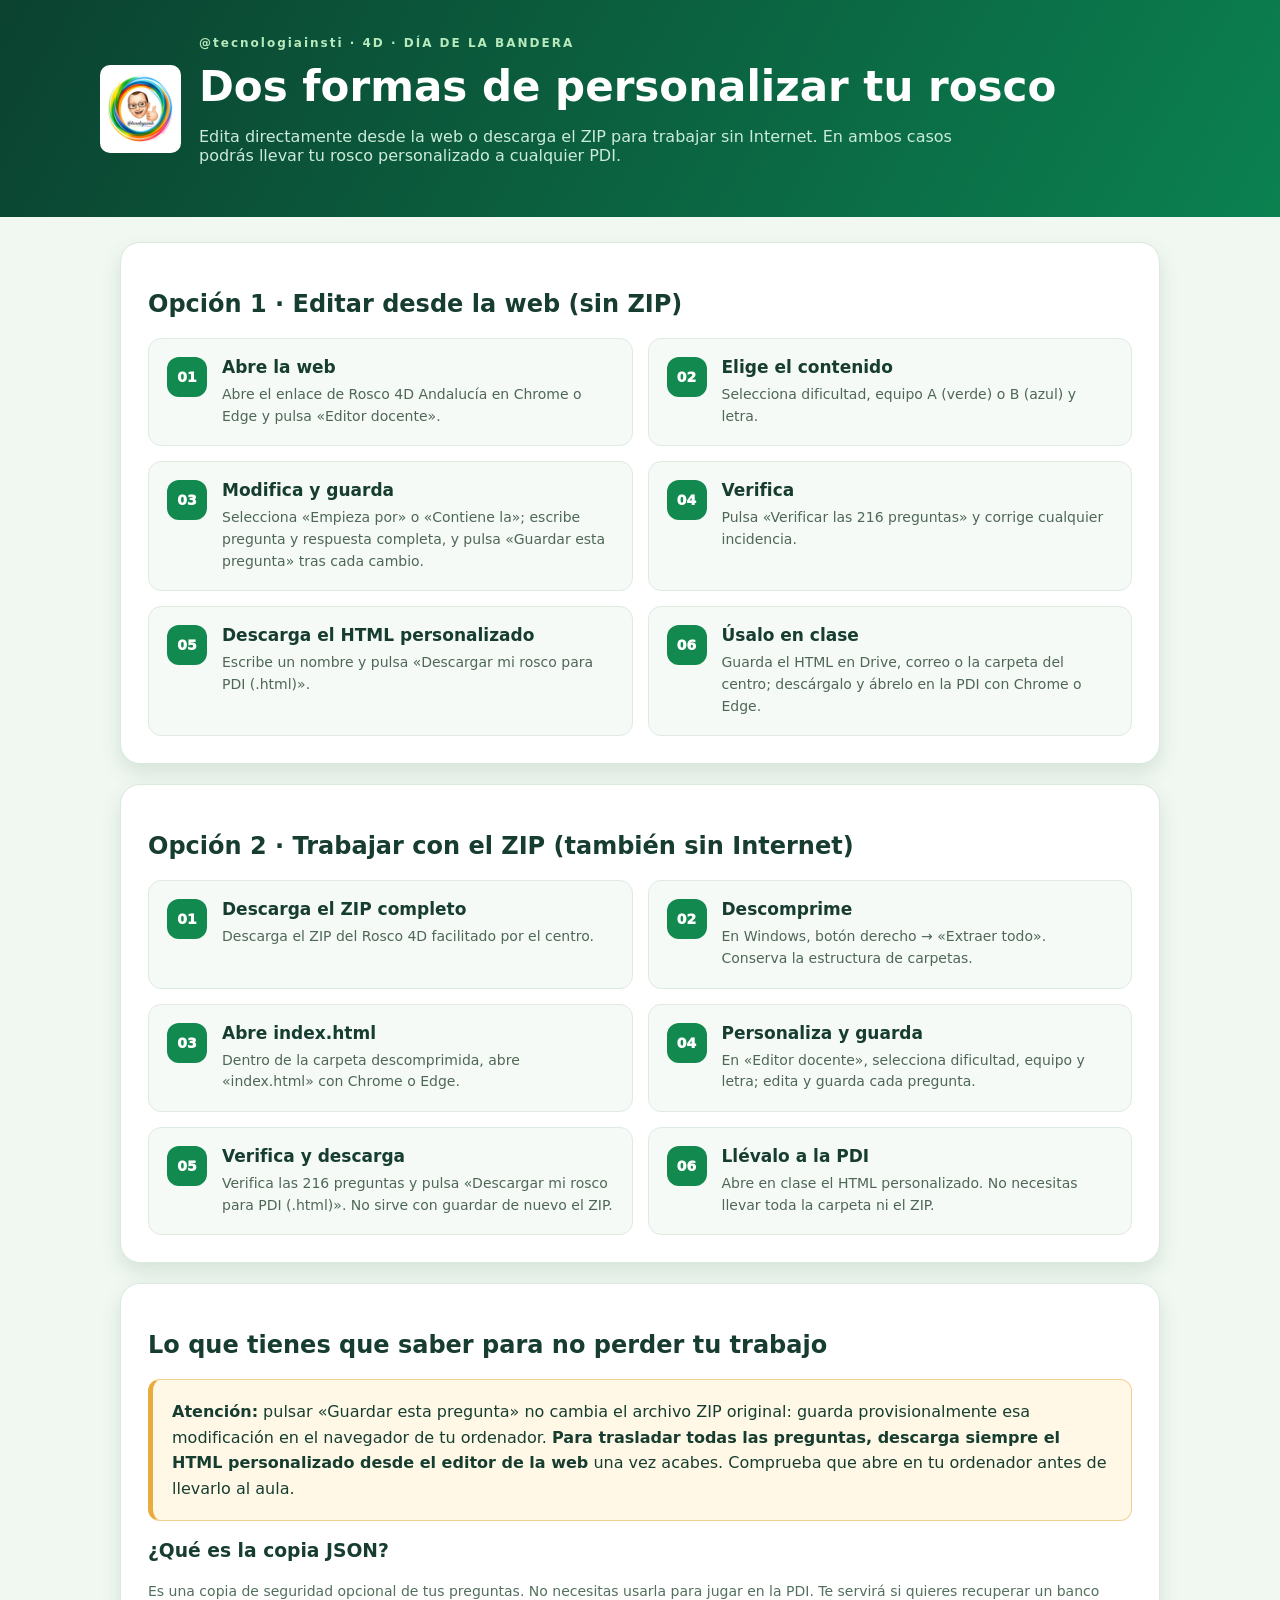
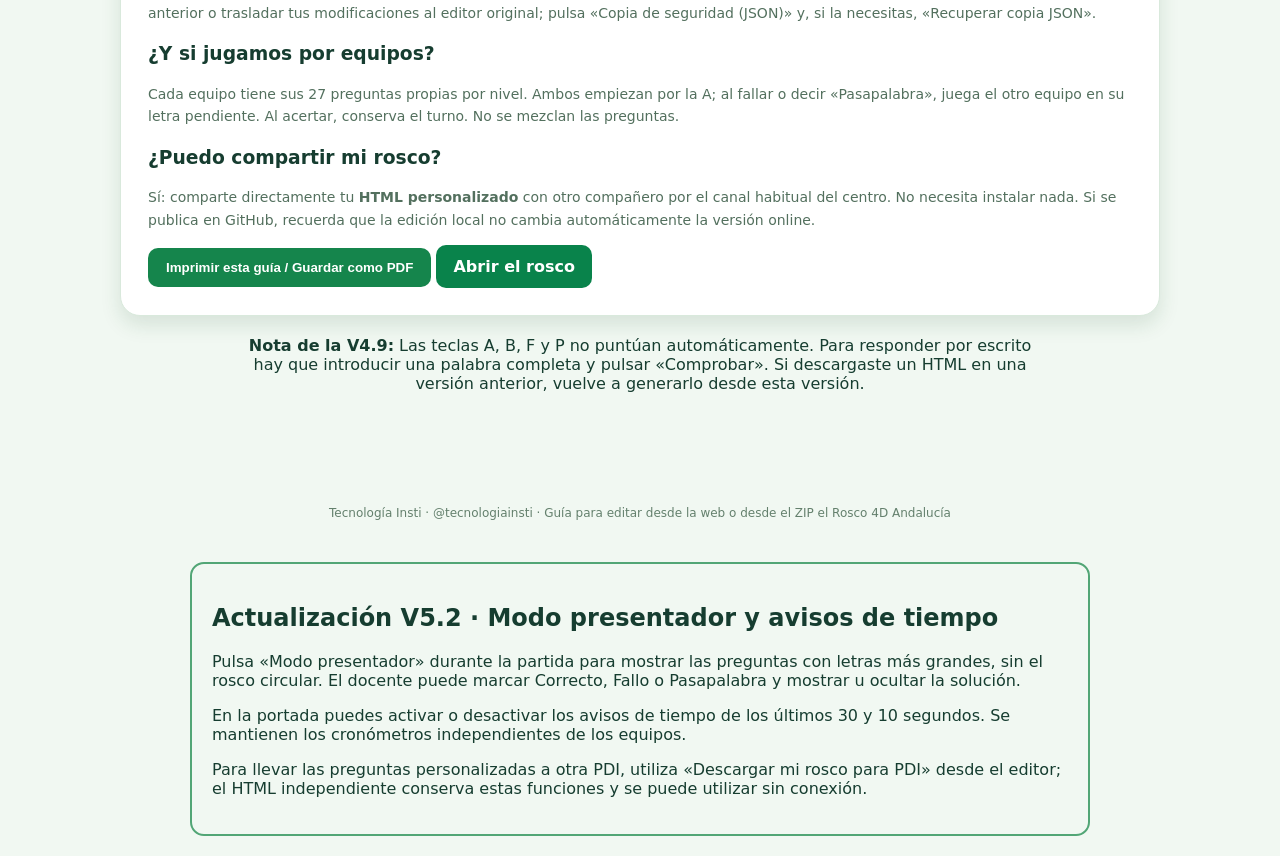
<file: andalucia/GUIA_DOCENTE.html>
<!doctype html><html lang="es"><head><meta charset="utf-8"><meta name="viewport" content="width=device-width,initial-scale=1"><title>Guía docente · Rosco 4D · Tecnología Insti · @tecnologiainsti</title><style>
:root{font-family:system-ui,-apple-system,"Segoe UI",Arial,sans-serif;color:#163d30}*{box-sizing:border-box}body{margin:0;background:#f1f8f2}header{background:linear-gradient(120deg,#0b4230,#0b8150);color:white;padding:36px clamp(20px,5vw,70px)}.wrap{max-width:1080px;margin:auto}header .line{display:flex;align-items:center;gap:18px}header img{width:81px;height:88px;object-fit:contain;background:#fff;border-radius:10px;padding:7px}h1{font-size:clamp(27px,4vw,42px);margin:12px 0 3px}header p{color:#ccebdc;max-width:800px;font-size:16px}.tag{font-weight:800;letter-spacing:2px;font-size:12px;color:#b6e9bc}main{max-width:1080px;margin:25px auto;padding:0 20px 50px}.panel{background:white;border:1px solid #d9e9dc;border-radius:20px;padding:27px;margin-bottom:20px;box-shadow:0 9px 20px #164e2420}.steps{display:grid;grid-template-columns:1fr 1fr;gap:15px}.step{background:#f5faf6;border:1px solid #dfeae1;border-radius:13px;padding:18px;display:flex;gap:15px;align-items:flex-start}.number{font-size:14px;font-weight:950;display:grid;place-items:center;min-width:40px;height:40px;background:#12894e;color:white;border-radius:12px}.step h3{margin:0 0 7px;font-size:17px}.step p{margin:0;color:#4f6757;line-height:1.55;font-size:14px}.warn{padding:19px;background:#fff8e6;border:1px solid #efcf92;border-left:5px solid #e8ab3d;border-radius:12px;line-height:1.6}.tip{background:#eaf6ee;border-radius:10px;padding:14px 17px;color:#315b41;margin:19px 0 0}.action{display:inline-block;padding:12px 17px;background:#09834b;color:white;text-decoration:none;font-weight:800;border-radius:10px}.mini{color:#53705e;line-height:1.6;font-size:14px}kbd,code{background:#ecf2ee;border:1px solid #d4e4d8;padding:2px 5px;border-radius:4px}table{width:100%;border-collapse:collapse}th,td{text-align:left;border-bottom:1px solid #dce8df;padding:10px 12px}th{background:#e8f5eb}footer{font-size:12px;color:#64806d;padding:22px;text-align:center}button{border:0;border-radius:10px;background:#15854c;color:white;padding:12px 18px;cursor:pointer;font-weight:750}@media(max-width:720px){.steps{grid-template-columns:1fr}header .line{align-items:flex-start}.panel{padding:19px}}@media print{@page{size:A4;margin:12mm}body{background:#fff}header{padding:13px;background:#e7f3e9;color:#123d27;print-color-adjust:exact;-webkit-print-color-adjust:exact}header p{color:#345a43}h1{font-size:26px}header img{width:55px;height:60px}.panel{box-shadow:none;margin:13px 0;padding:10px;border:0}.steps{gap:8px}.step{break-inside:avoid;padding:8px}.step h3{font-size:13px}.step p{font-size:11px}.step .number{min-width:28px;height:28px}.warn{padding:10px}.no-print{display:none}}
</style></head><body><header><div class="wrap"><div class="line"><img src="assets/logo-tecnologiainsti.webp" alt="Tecnología Insti · @tecnologiainsti"><div><div class="tag">@tecnologiainsti · 4D · DÍA DE LA BANDERA</div><h1>Dos formas de personalizar tu rosco</h1><p>Edita directamente desde la web o descarga el ZIP para trabajar sin Internet. En ambos casos podrás llevar tu rosco personalizado a cualquier PDI.</p></div></div></div></header><main><section class="panel" id="web"><h2>Opción 1 · Editar desde la web (sin ZIP)</h2><div class="steps">
<div class="step"><span class="number">01</span><div><h3>Abre la web</h3><p>Abre el enlace de Rosco 4D Andalucía en Chrome o Edge y pulsa «Editor docente».</p></div></div>
<div class="step"><span class="number">02</span><div><h3>Elige el contenido</h3><p>Selecciona dificultad, equipo A (verde) o B (azul) y letra.</p></div></div>
<div class="step"><span class="number">03</span><div><h3>Modifica y guarda</h3><p>Selecciona «Empieza por» o «Contiene la»; escribe pregunta y respuesta completa, y pulsa «Guardar esta pregunta» tras cada cambio.</p></div></div>
<div class="step"><span class="number">04</span><div><h3>Verifica</h3><p>Pulsa «Verificar las 216 preguntas» y corrige cualquier incidencia.</p></div></div>
<div class="step"><span class="number">05</span><div><h3>Descarga el HTML personalizado</h3><p>Escribe un nombre y pulsa «Descargar mi rosco para PDI (.html)».</p></div></div>
<div class="step"><span class="number">06</span><div><h3>Úsalo en clase</h3><p>Guarda el HTML en Drive, correo o la carpeta del centro; descárgalo y ábrelo en la PDI con Chrome o Edge.</p></div></div>
</div></section>
<section class="panel" id="zip"><h2>Opción 2 · Trabajar con el ZIP (también sin Internet)</h2><div class="steps">
<div class="step"><span class="number">01</span><div><h3>Descarga el ZIP completo</h3><p>Descarga el ZIP del Rosco 4D facilitado por el centro.</p></div></div>
<div class="step"><span class="number">02</span><div><h3>Descomprime</h3><p>En Windows, botón derecho → «Extraer todo». Conserva la estructura de carpetas.</p></div></div>
<div class="step"><span class="number">03</span><div><h3>Abre index.html</h3><p>Dentro de la carpeta descomprimida, abre «index.html» con Chrome o Edge.</p></div></div>
<div class="step"><span class="number">04</span><div><h3>Personaliza y guarda</h3><p>En «Editor docente», selecciona dificultad, equipo y letra; edita y guarda cada pregunta.</p></div></div>
<div class="step"><span class="number">05</span><div><h3>Verifica y descarga</h3><p>Verifica las 216 preguntas y pulsa «Descargar mi rosco para PDI (.html)». No sirve con guardar de nuevo el ZIP.</p></div></div>
<div class="step"><span class="number">06</span><div><h3>Llévalo a la PDI</h3><p>Abre en clase el HTML personalizado. No necesitas llevar toda la carpeta ni el ZIP.</p></div></div>
</div></section>
<section class="panel"><h2>Lo que tienes que saber para no perder tu trabajo</h2><div class="warn"><strong>Atención:</strong> pulsar «Guardar esta pregunta» no cambia el archivo ZIP original: guarda provisionalmente esa modificación en el navegador de tu ordenador. <strong>Para trasladar todas las preguntas, descarga siempre el HTML personalizado desde el editor de la web</strong> una vez acabes. Comprueba que abre en tu ordenador antes de llevarlo al aula.</div><h3>¿Qué es la copia JSON?</h3><p class="mini">Es una copia de seguridad opcional de tus preguntas. No necesitas usarla para jugar en la PDI. Te servirá si quieres recuperar un banco anterior o trasladar tus modificaciones al editor original; pulsa «Copia de seguridad (JSON)» y, si la necesitas, «Recuperar copia JSON».</p><h3>¿Y si jugamos por equipos?</h3><p class="mini">Cada equipo tiene sus 27 preguntas propias por nivel. Ambos empiezan por la A; al fallar o decir «Pasapalabra», juega el otro equipo en su letra pendiente. Al acertar, conserva el turno. No se mezclan las preguntas.</p><h3>¿Puedo compartir mi rosco?</h3><p class="mini">Sí: comparte directamente tu <strong>HTML personalizado</strong> con otro compañero por el canal habitual del centro. No necesita instalar nada. Si se publica en GitHub, recuerda que la edición local no cambia automáticamente la versión online.</p><div class="no-print"><button onclick="window.print()">Imprimir esta guía / Guardar como PDF</button> <a class="action" href="index.html">Abrir el rosco</a></div></section><p class="small" style="margin:16px auto;max-width:800px;text-align:center"><strong>Nota de la V4.9:</strong> Las teclas A, B, F y P no puntúan automáticamente. Para responder por escrito hay que introducir una palabra completa y pulsar «Comprobar». Si descargaste un HTML en una versión anterior, vuelve a generarlo desde esta versión.</p>
</main><footer>Tecnología Insti · @tecnologiainsti · Guía para editar desde la web o desde el ZIP el Rosco 4D Andalucía</footer><section style="padding:20px;border:2px solid #52a676;border-radius:14px;margin:20px auto;max-width:900px"><h2>Actualización V5.2 · Modo presentador y avisos de tiempo</h2><p>Pulsa «Modo presentador» durante la partida para mostrar las preguntas con letras más grandes, sin el rosco circular. El docente puede marcar Correcto, Fallo o Pasapalabra y mostrar u ocultar la solución.</p><p>En la portada puedes activar o desactivar los avisos de tiempo de los últimos 30 y 10 segundos. Se mantienen los cronómetros independientes de los equipos.</p><p>Para llevar las preguntas personalizadas a otra PDI, utiliza «Descargar mi rosco para PDI» desde el editor; el HTML independiente conserva estas funciones y se puede utilizar sin conexión.</p></section></body></html>
</file>
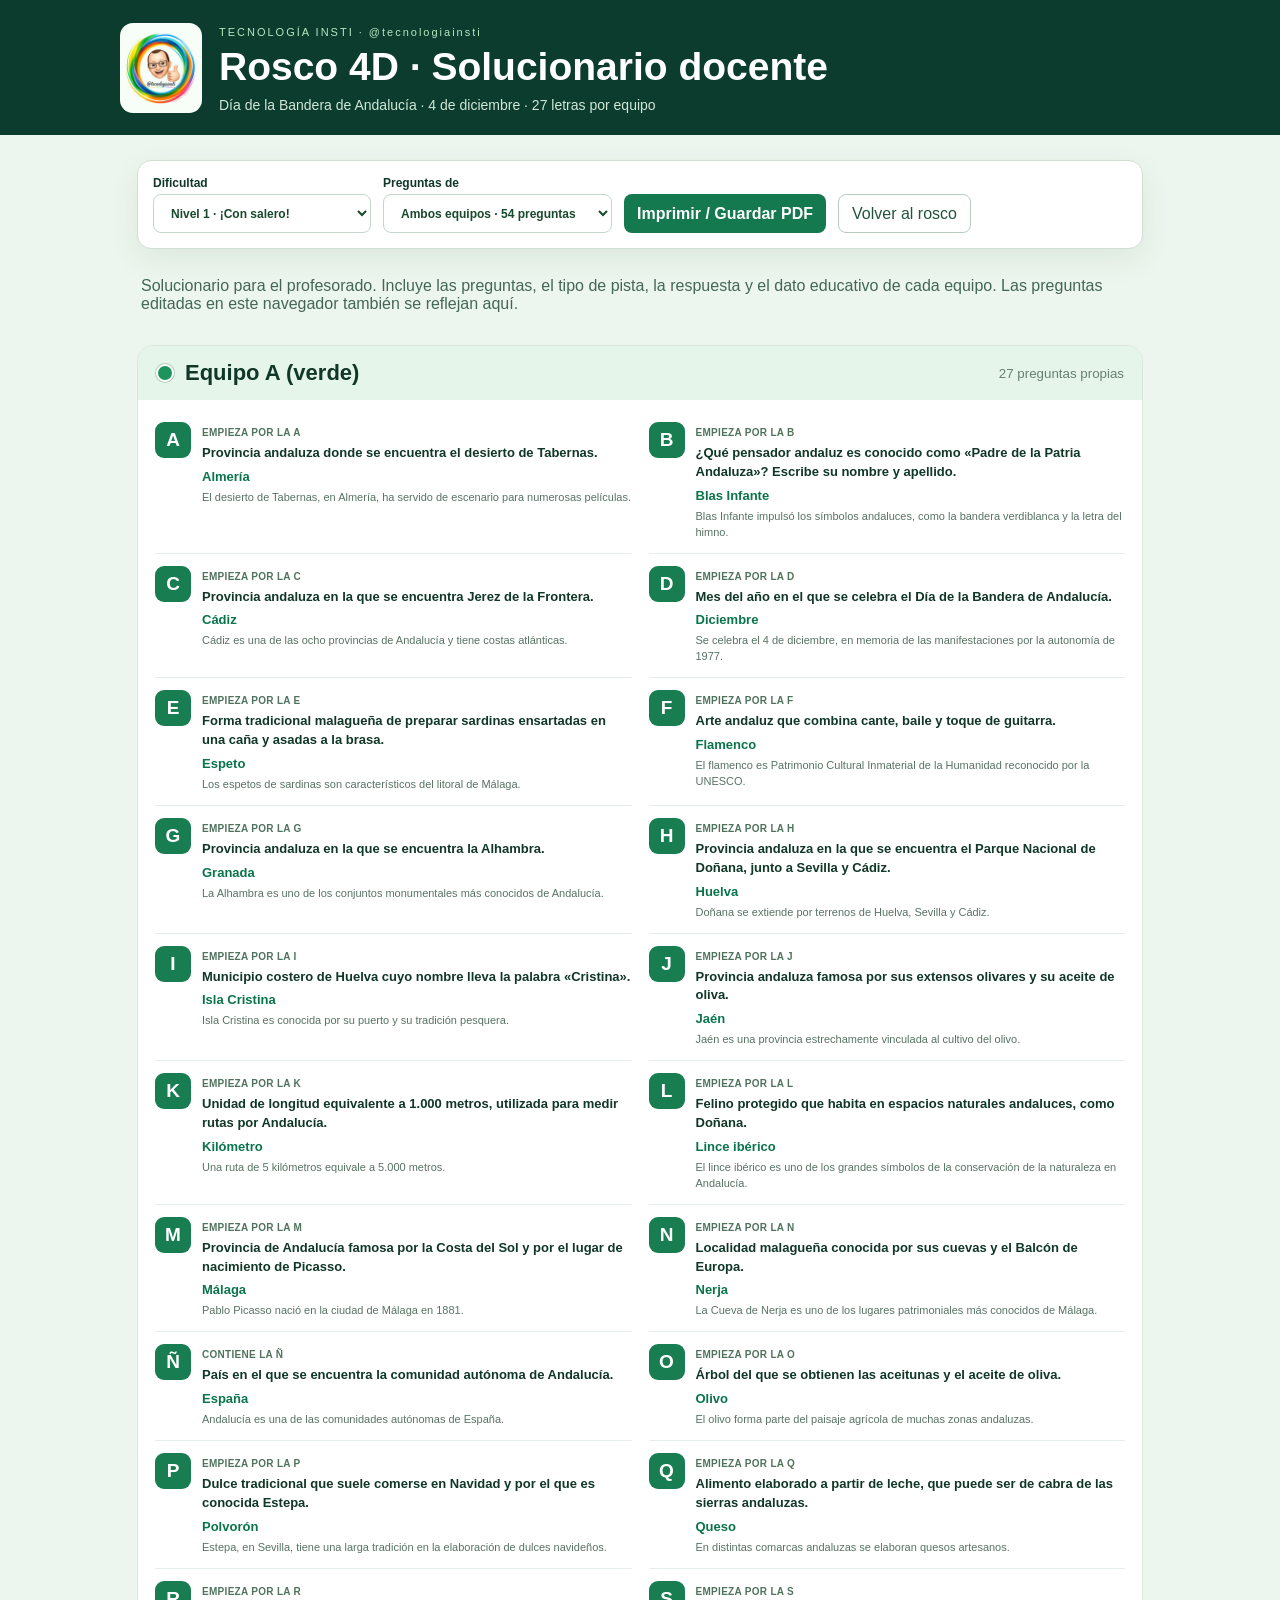
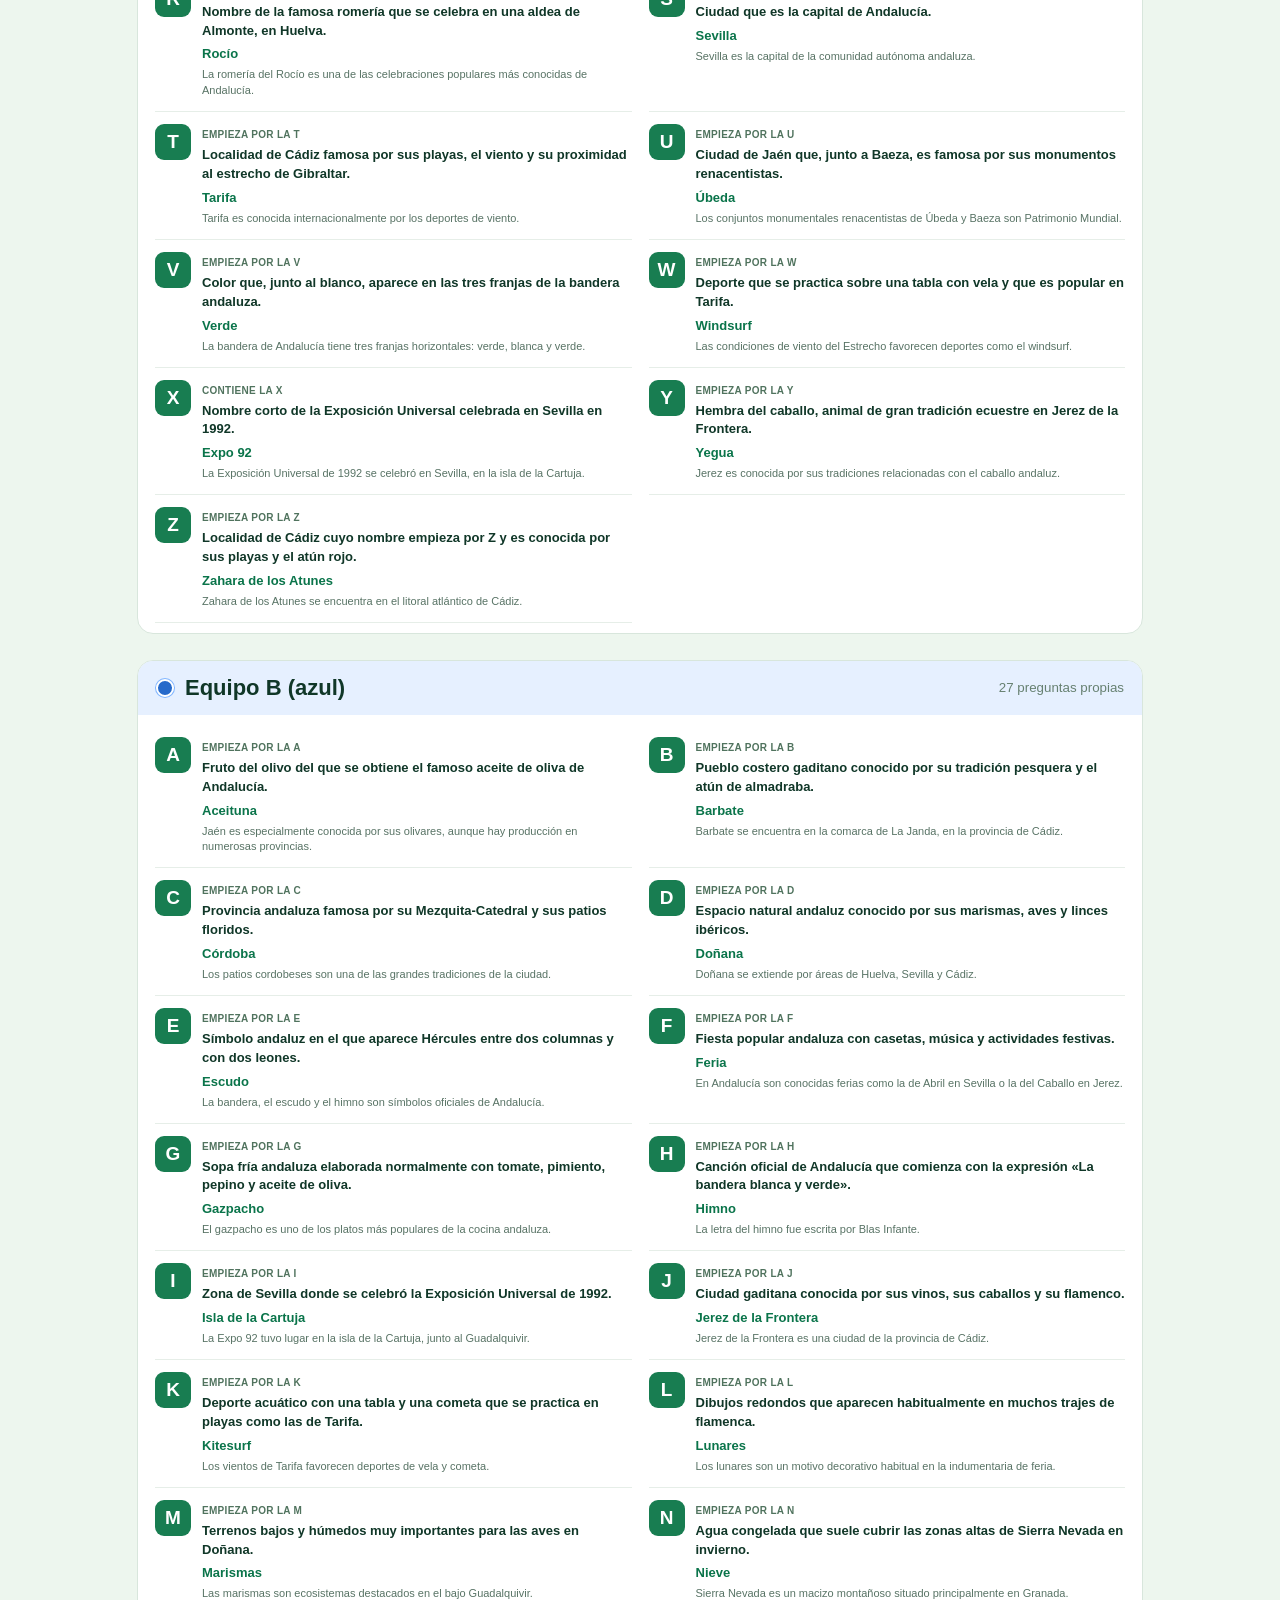
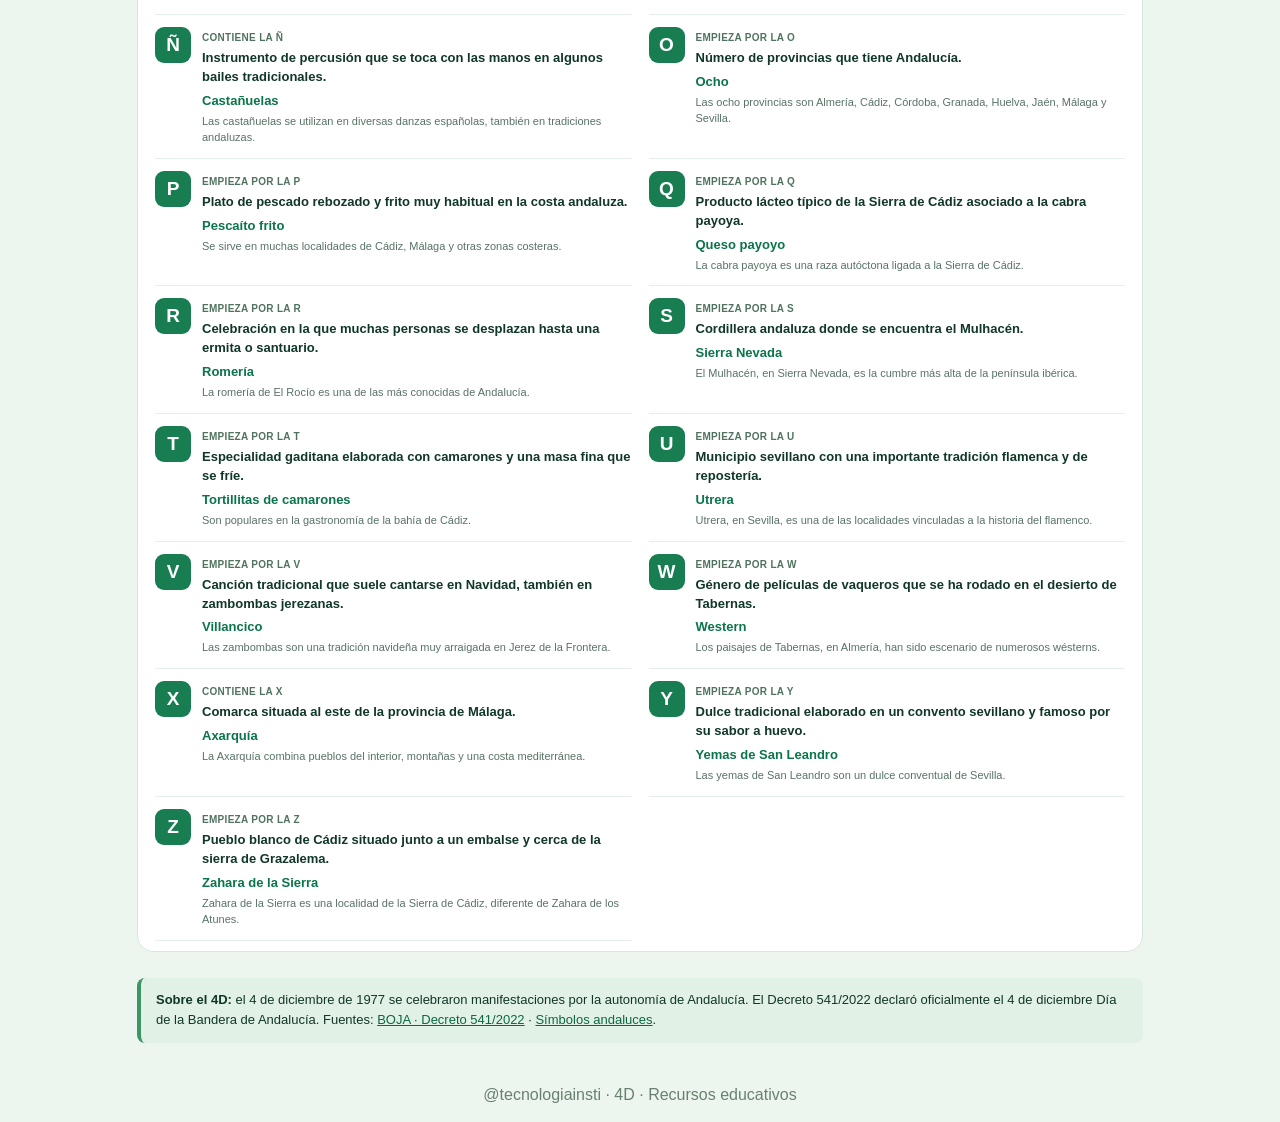
<file: andalucia/solucionario.html>
<!doctype html>
<html lang="es"><head><meta charset="utf-8"><meta name="viewport" content="width=device-width,initial-scale=1"><title>Solucionario · Rosco 4D · Tecnología Insti · @tecnologiainsti</title>
<style>
:root{font-family:'Segoe UI',Arial,sans-serif;color:#103728;background:#edf6ee}*{box-sizing:border-box}body{margin:0}header{background:#0b3c2e;color:white;padding:22px max(18px,calc((100% - 1040px)/2))}header .brand{display:flex;align-items:center;gap:17px}header img{height:90px;width:82px;object-fit:contain;background:#f7fdf7;border-radius:13px;padding:5px}header small{font-size:11px;letter-spacing:2px;color:#b6e7c1}h1{margin:5px 0 8px;font-size:clamp(25px,4vw,39px)}header p{margin:0;color:#d1e8d8;font-size:14px}main{max-width:1040px;margin:25px auto;padding:0 17px}.tools{display:flex;flex-wrap:wrap;align-items:end;gap:12px;padding:15px;border:1px solid #cfdfd3;background:white;border-radius:14px;box-shadow:0 10px 30px #204c2515}.tools label{display:flex;flex-direction:column;gap:4px;font-size:12px;font-weight:800}.tools select,.tools button,.tools a{min-height:39px;border-radius:8px;padding:8px 13px;font:inherit}.tools select{background:white;border:1px solid #c4d7ca;color:#18492d}.tools button{background:#14794f;border:0;color:white;font-weight:750;cursor:pointer}.tools a{display:inline-flex;align-items:center;border:1px solid #b7ccbf;text-decoration:none;color:#22533d}.intro{padding:12px 4px;color:#436655}.team-section{margin:20px 0 26px;background:white;border:1px solid #d8e6dc;border-radius:16px;overflow:hidden}.team-head{display:flex;align-items:center;gap:11px;background:#e6f5e9;padding:14px 18px}.team-section.white .team-head{background:#e6f0ff}.team-head h2{margin:0;font-size:22px}.team-head small{color:#668071;margin-left:auto}.dot{width:18px;height:18px;background:#1c945b;border-radius:50%;border:2px solid white;box-shadow:0 0 0 1px #b5ceb9}.team-section.white .dot{background:#276aca;box-shadow:0 0 0 1px #83b7ff}.rows{display:grid;grid-template-columns:repeat(2,minmax(0,1fr));gap:0 17px;padding:10px 17px}.row{display:flex;gap:11px;padding:12px 0;border-bottom:1px solid #e6eee8;break-inside:avoid}.letter{flex:0 0 36px;height:36px;display:grid;place-items:center;border-radius:9px;background:#187d51;color:#fff;font-size:19px;font-weight:850}.data{min-width:0}.data small{font-weight:800;font-size:10px;letter-spacing:.3px;color:#50735e}.data h3{font-size:13px;line-height:1.45;margin:4px 0}.data strong{font-size:13px;color:#0a744a}.data p{font-size:11px;color:#587365;margin:5px 0 0;line-height:1.45}.source{border-left:4px solid #3c9565;background:#e2f1e6;border-radius:8px;padding:12px 15px;font-size:13px;line-height:1.6;margin:16px 0}.source a{color:#0c6743}footer{color:#68816f;text-align:center;padding:18px}.warn{background:#fff6e8;padding:10px;border-radius:8px;color:#8a4d1b}
@media(max-width:670px){.rows{grid-template-columns:1fr}.team-head small{display:none}}
@media print{@page{size:A4;margin:12mm}body{background:white;color:#000}header{padding:0 0 12px;background:white;color:#132f23;border-bottom:3px solid #138455}header .brand img{height:65px;width:58px}header small,header p{color:#385c45}.tools,.intro,footer{display:none}main{margin:0;max-width:none;padding:0}.team-section{margin:13px 0;border:none;border-radius:0;break-before:auto}.team-head{padding:7px 0;border-bottom:1px solid #799c84;background:white!important}.team-head h2{font-size:18px}.rows{grid-template-columns:repeat(2,1fr);gap:0 13px;padding:2px 0}.row{padding:7px 0}.letter{width:28px;height:28px;flex-basis:28px;font-size:15px;-webkit-print-color-adjust:exact;print-color-adjust:exact}.data h3{font-size:11px;margin:2px 0}.data strong{font-size:11px}.data p{font-size:9px}.source{padding:7px;background:#f6faf7;font-size:9px;margin-top:10px;break-inside:avoid}}
</style></head><body>
<header><div class="brand"><img src="assets/logo-tecnologiainsti.webp" alt="Tecnología Insti · @tecnologiainsti"><div><small>TECNOLOGÍA INSTI · @tecnologiainsti</small><h1>Rosco 4D · Solucionario docente</h1><p>Día de la Bandera de Andalucía · 4 de diciembre · 27 letras por equipo</p></div></div></header>
<main><div class="tools"><label>Dificultad<select id="level"><option value="1">Nivel 1 · ¡Con salero!</option><option value="2">Nivel 2 · ¡Olé tu arte!</option><option value="3">Nivel 3 · ¡Aquí hay duende!</option><option value="4">Nivel 4 · ¡Quillo, qué nivelazo!</option></select></label><label>Preguntas de<select id="team"><option value="both">Ambos equipos · 54 preguntas</option><option value="green">Equipo A (verde) · 27 preguntas</option><option value="white">Equipo B (azul) · 27 preguntas</option></select></label><button type="button" id="print">Imprimir / Guardar PDF</button><a href="index.html">Volver al rosco</a></div>
<p class="intro">Solucionario para el profesorado. Incluye las preguntas, el tipo de pista, la respuesta y el dato educativo de cada equipo. Las preguntas editadas en este navegador también se reflejan aquí.</p><div id="rows" aria-label="Preguntas y soluciones"></div>
<div class="source"><strong>Sobre el 4D:</strong> el 4 de diciembre de 1977 se celebraron manifestaciones por la autonomía de Andalucía. El Decreto 541/2022 declaró oficialmente el 4 de diciembre Día de la Bandera de Andalucía. Fuentes: <a href="https://www.juntadeandalucia.es/boja/2022/217/1">BOJA · Decreto 541/2022</a> · <a href="https://www.juntadeandalucia.es/organismos/transparencia/informacion-institucional-organizativa/simbolos.html">Símbolos andaluces</a>.</div></main><footer>@tecnologiainsti · 4D · Recursos educativos</footer>
<script src="js/questions.js"></script><script>
(()=>{'use strict';const level=document.getElementById('level'),team=document.getElementById('team'),rows=document.getElementById('rows');const url=new URLSearchParams(location.search);level.value=['1','2','3','4'].includes(url.get('curso'))?url.get('curso'):'1';team.value=['green','white','both'].includes(url.get('equipo'))?url.get('equipo'):'both';let bank=window.ROSCO_QUESTIONS;
try{const custom=JSON.parse(localStorage.getItem('rosco4d_custom_bank_v4'));if(custom&&[1,2,3,4].every(l=>custom[l]&&['green','white'].every(t=>custom[l][t]?.length===27)))bank=custom;}catch{}
function render(){rows.replaceChildren();const teams=team.value==='both'?['green','white']:[team.value];for(const key of teams){const section=document.createElement('section');section.className='team-section '+key;const head=document.createElement('div');head.className='team-head';const dot=document.createElement('span');dot.className='dot';const title=document.createElement('h2');title.textContent='Equipo '+(key==='green'?'A (verde)':'B (azul)');const info=document.createElement('small');info.textContent='27 preguntas propias';head.append(dot,title,info);const list=document.createElement('div');list.className='rows';for(const q of bank[level.value][key]){const row=document.createElement('article');row.className='row';const letter=document.createElement('div');letter.className='letter';letter.textContent=q.letter;const data=document.createElement('div');data.className='data';for(const [tag,txt] of [['small',q.mode==='starts'?`EMPIEZA POR LA ${q.letter}`:`CONTIENE LA ${q.letter}`],['h3',q.clue],['strong',q.answer],['p',q.fact]]){const el=document.createElement(tag);el.textContent=txt;data.append(el);}row.append(letter,data);list.append(row);}section.append(head,list);rows.append(section);}}
level.addEventListener('change',render);team.addEventListener('change',render);document.getElementById('print').addEventListener('click',()=>print());render();})();
</script></body></html>
</file>
